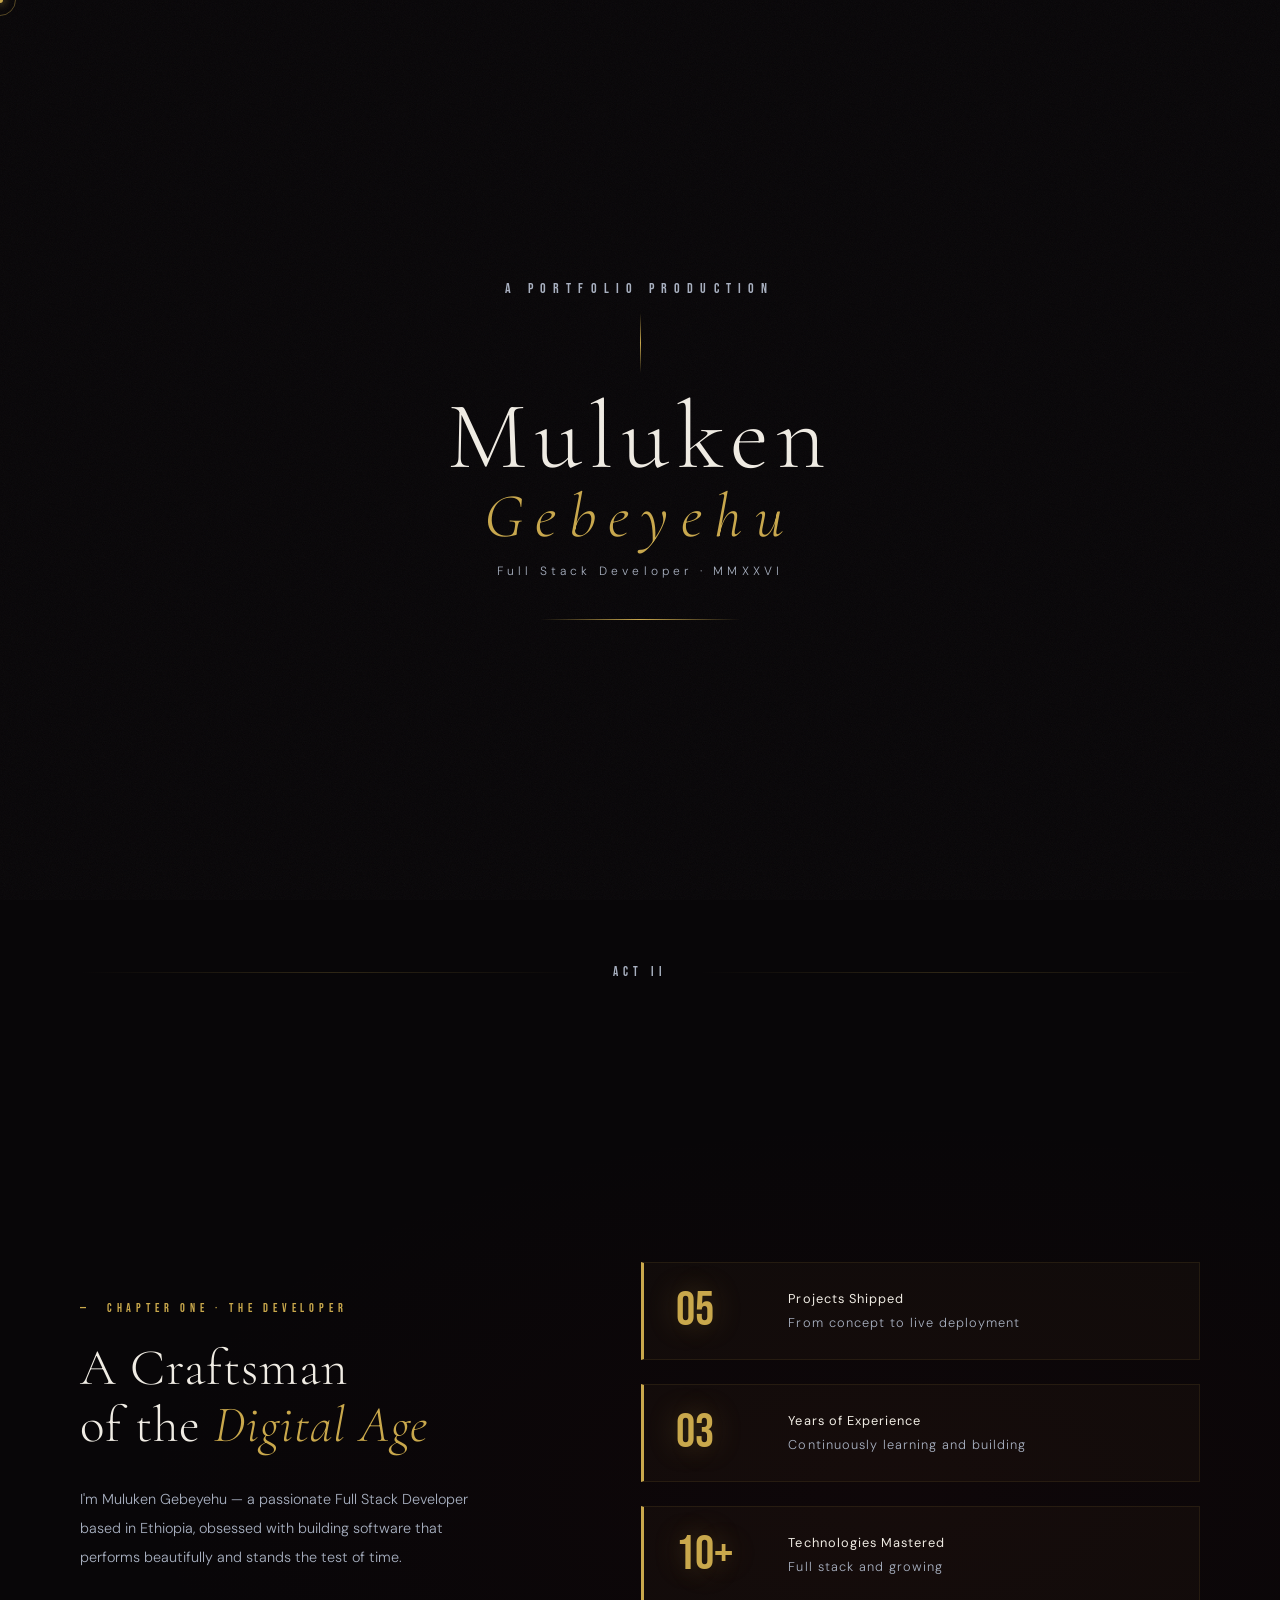
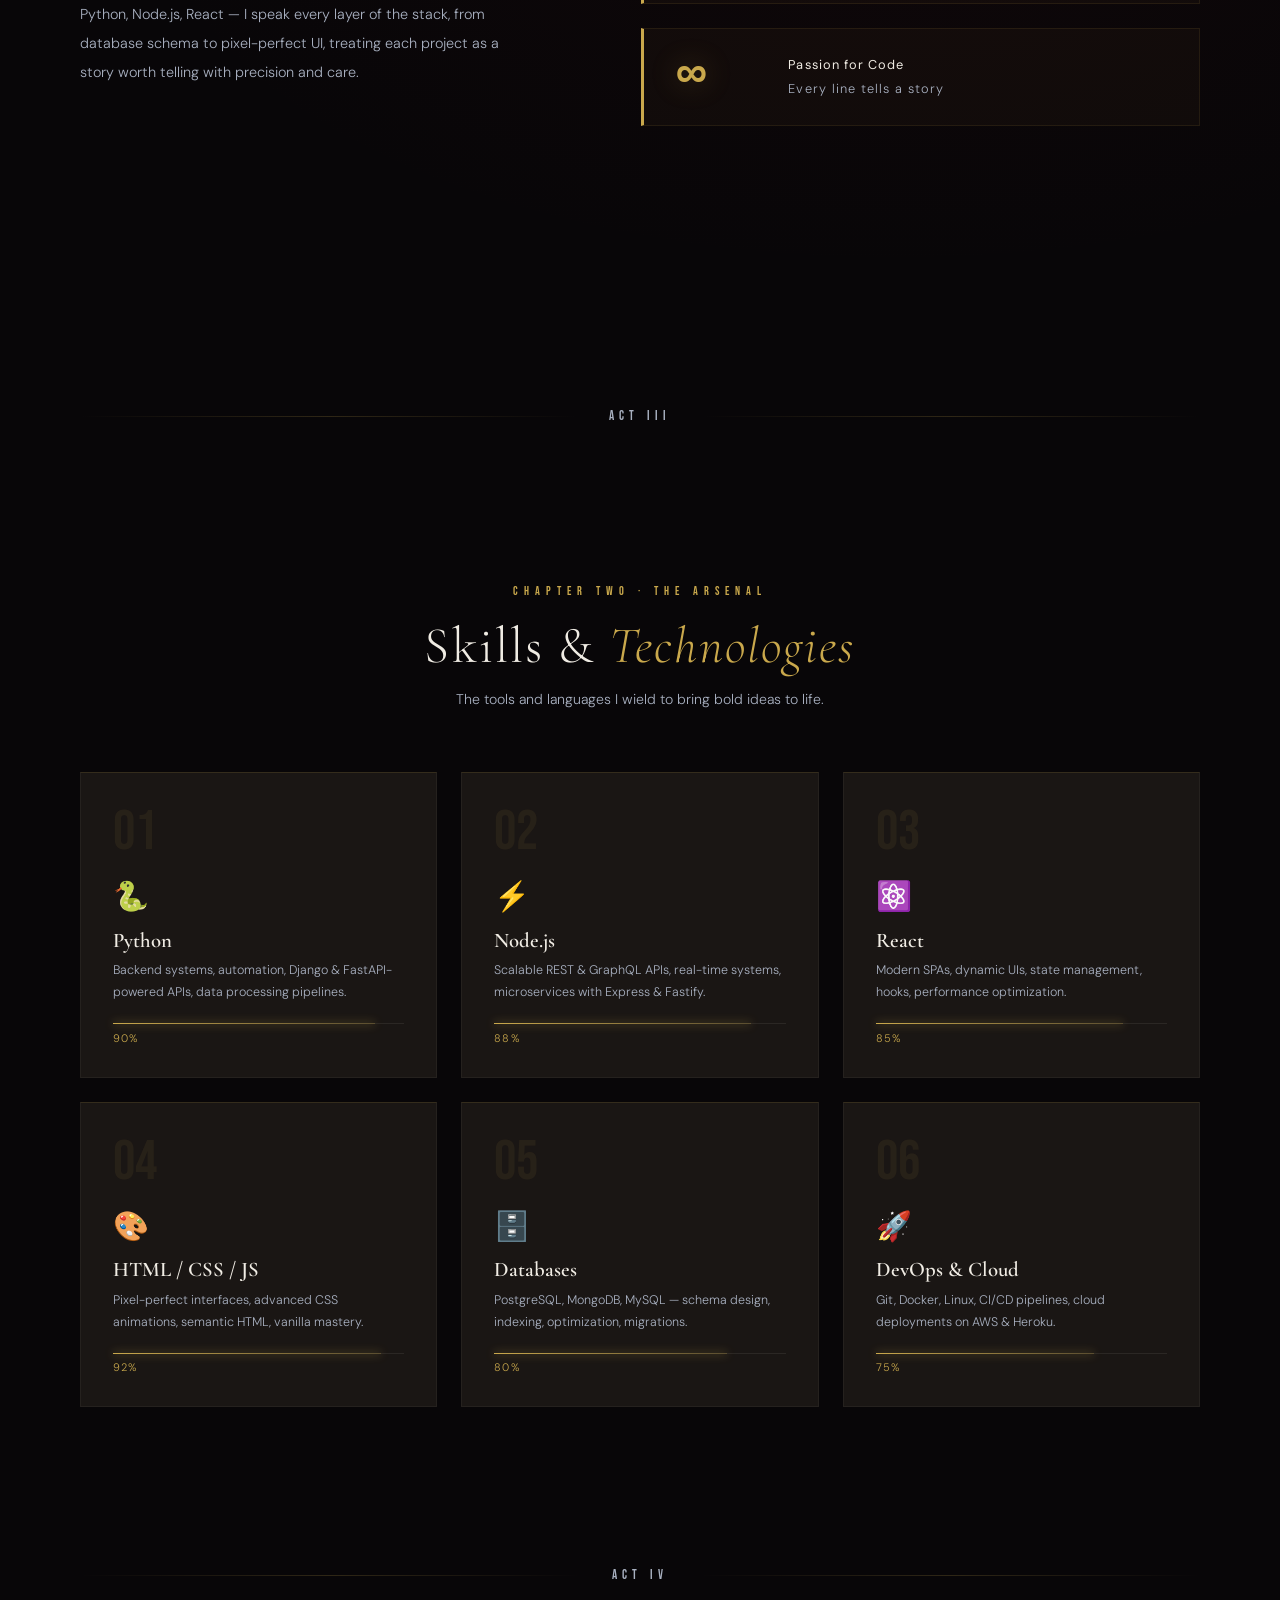
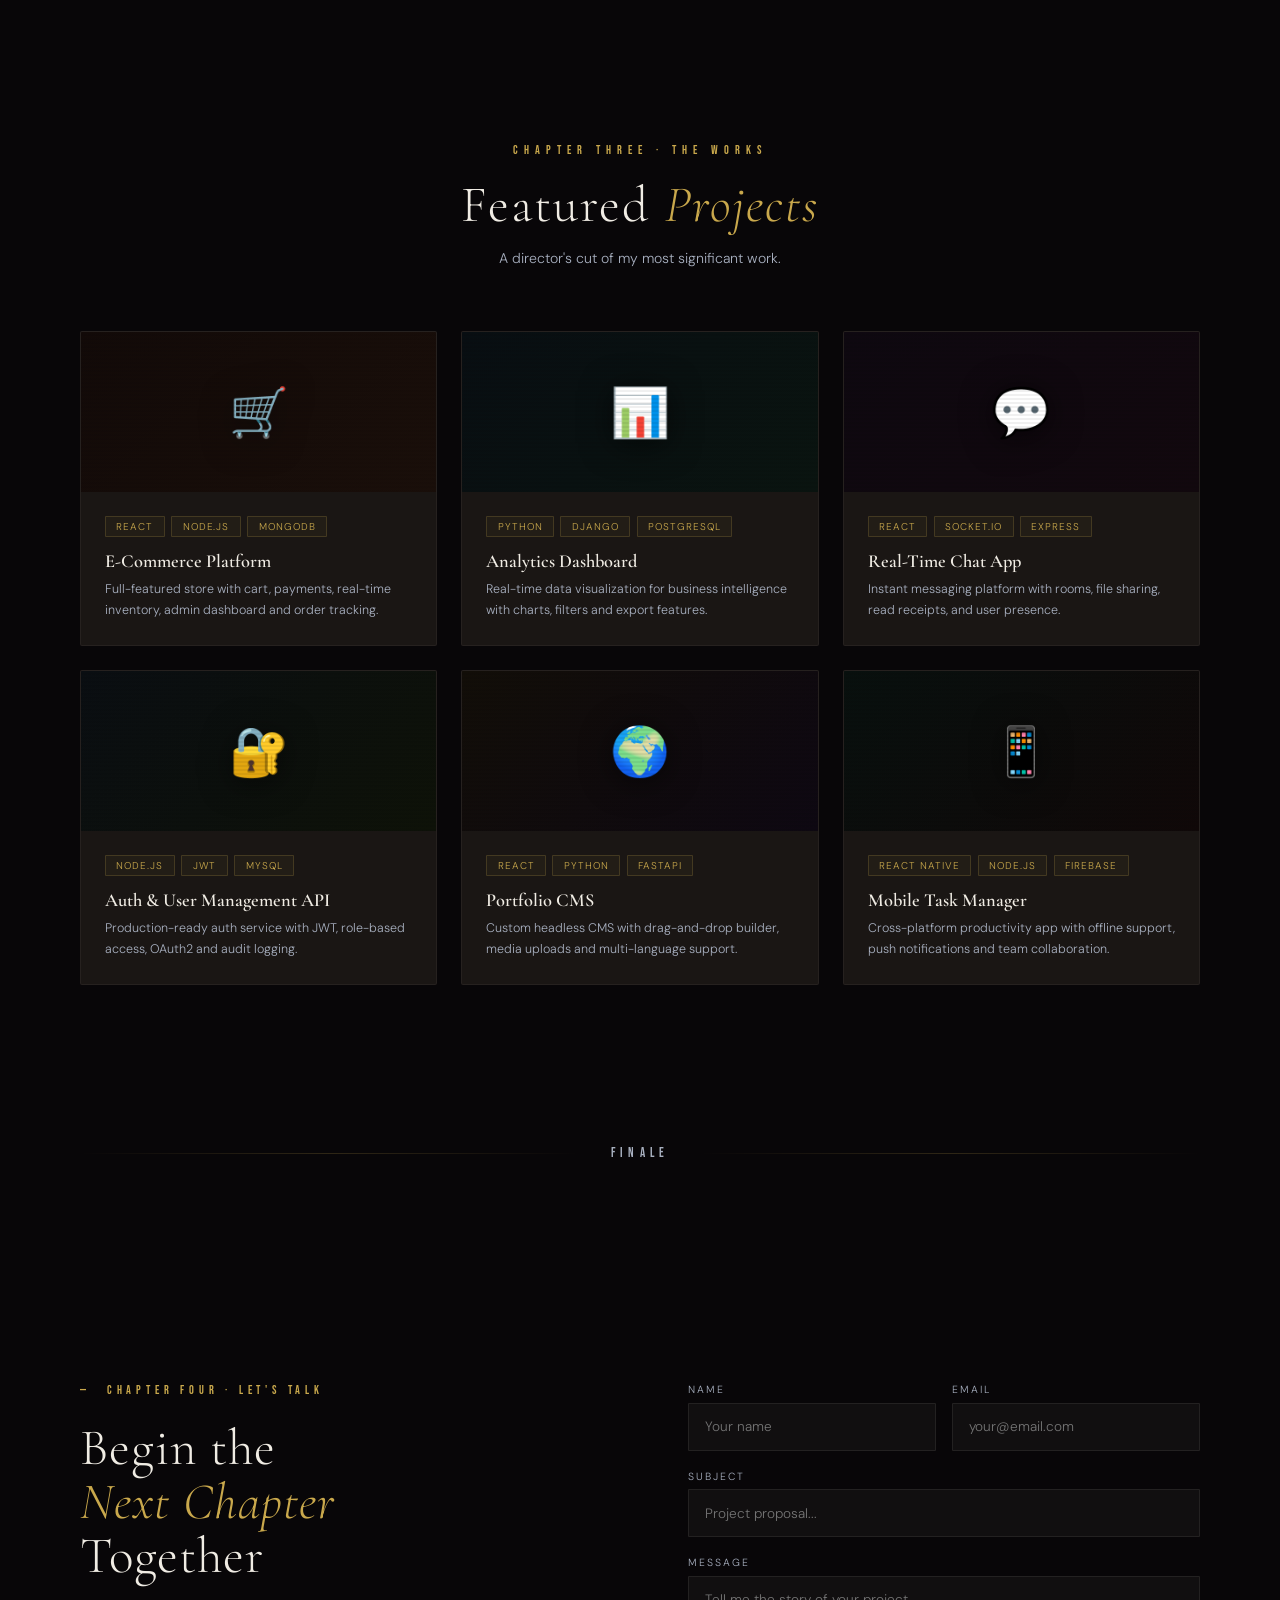
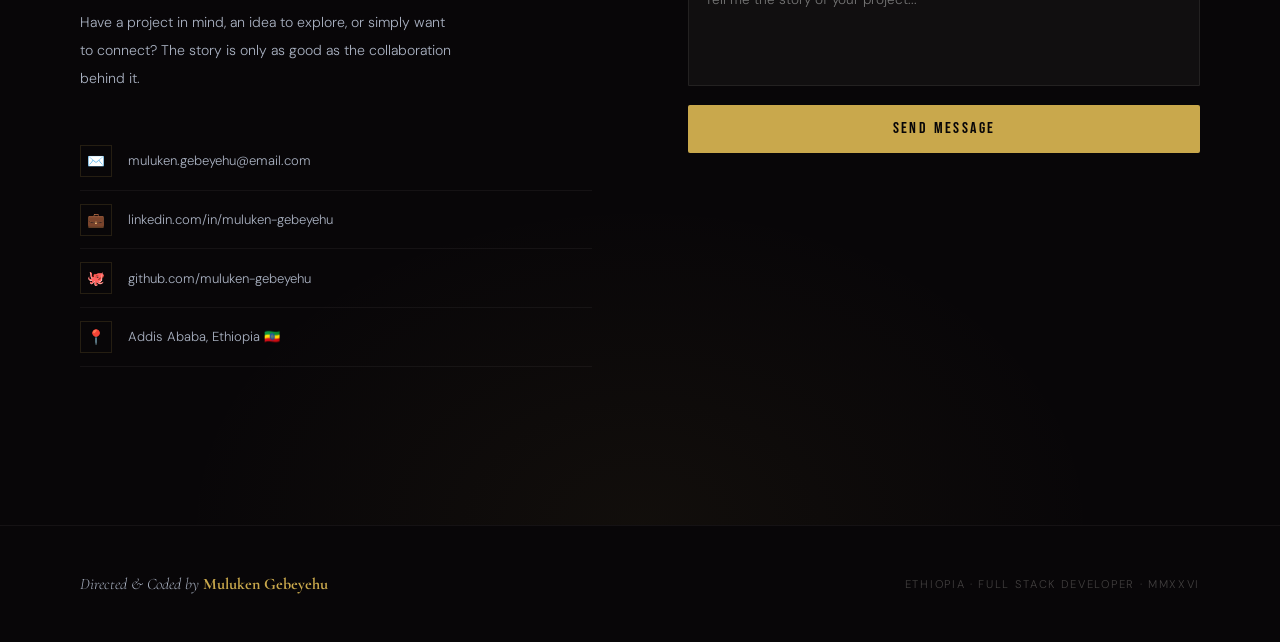
<file: claude3.html>
<!DOCTYPE html>
<html lang="en">
<head>
<meta charset="UTF-8">
<meta name="viewport" content="width=device-width, initial-scale=1.0">
<title>Muluken Gebeyehu — Full Stack Developer</title>
<link href="https://fonts.googleapis.com/css2?family=Cormorant+Garamond:ital,wght@0,300;0,400;0,600;0,700;1,300;1,400&family=Bebas+Neue&family=DM+Sans:wght@300;400;500&display=swap" rel="stylesheet">
<style>
*,*::before,*::after{box-sizing:border-box;margin:0;padding:0}

:root{
  --ink:#080608;
  --paper:#f0ece4;
  --gold:#c9a84c;
  --gold2:#e8d5a3;
  --silver:#a8b0c0;
  --crimson:#8b1a1a;
  --dim:#1a1614;
  --fog:rgba(240,236,228,0.06);
  --grain-opacity:0.04;
}

html{scroll-behavior:smooth;font-size:16px}

body{
  background:var(--ink);
  color:var(--paper);
  font-family:'DM Sans',sans-serif;
  font-weight:300;
  overflow-x:hidden;
  cursor:none;
}

/* ═══ CURSOR ════════════════════════════════════ */
.c-dot{
  position:fixed;width:6px;height:6px;
  background:var(--gold);border-radius:50%;
  pointer-events:none;z-index:9999;
  transform:translate(-50%,-50%);
  transition:transform .08s;
  box-shadow:0 0 10px var(--gold);
}
.c-ring{
  position:fixed;width:32px;height:32px;
  border:1px solid rgba(201,168,76,.4);border-radius:50%;
  pointer-events:none;z-index:9998;
  transform:translate(-50%,-50%);
  transition:transform .14s ease-out,width .2s,height .2s,border-color .2s;
}
.c-ring.big{width:52px;height:52px;border-color:rgba(201,168,76,.7)}

/* ═══ FILM GRAIN OVERLAY ═══════════════════════ */
.grain{
  position:fixed;inset:0;z-index:9990;
  pointer-events:none;opacity:var(--grain-opacity);
  background-image:url("data:image/svg+xml,%3Csvg viewBox='0 0 256 256' xmlns='http://www.w3.org/2000/svg'%3E%3Cfilter id='n'%3E%3CfeTurbulence type='fractalNoise' baseFrequency='0.9' numOctaves='4' stitchTiles='stitch'/%3E%3C/filter%3E%3Crect width='100%25' height='100%25' filter='url(%23n)'/%3E%3C/svg%3E");
  background-size:200px;
  animation:grain-shift 0.18s steps(1) infinite;
}
@keyframes grain-shift{
  0%{background-position:0 0}
  10%{background-position:-5% -10%}
  20%{background-position:-15% 5%}
  30%{background-position:7% -25%}
  40%{background-position:-5% 25%}
  50%{background-position:-15% 10%}
  60%{background-position:15% 0}
  70%{background-position:0 15%}
  80%{background-position:3% 35%}
  90%{background-position:-10% 10%}
  100%{background-position:9% 20%}
}

/* ═══ LETTERBOX BARS ════════════════════════════ */
.lb-top,.lb-bot{
  position:fixed;left:0;right:0;height:60px;
  background:var(--ink);z-index:200;
  pointer-events:none;
}
.lb-top{top:0;transform:translateY(0);transition:transform .8s cubic-bezier(.76,0,.24,1)}
.lb-bot{bottom:0;transform:translateY(0);transition:transform .8s cubic-bezier(.76,0,.24,1)}
body.cinema-open .lb-top{transform:translateY(-100%)}
body.cinema-open .lb-bot{transform:translateY(100%)}

/* ═══ INTRO SCREEN ══════════════════════════════ */
#intro{
  position:fixed;inset:0;z-index:500;
  background:var(--ink);
  display:flex;flex-direction:column;
  align-items:center;justify-content:center;
  gap:1rem;
  transition:opacity 1.2s ease, visibility 1.2s ease;
}
#intro.gone{opacity:0;visibility:hidden;pointer-events:none}

.intro-studio{
  font-family:'Bebas Neue',sans-serif;
  font-size:.9rem;letter-spacing:.5em;
  color:var(--silver);opacity:0;
  animation:fadeUp .8s .3s ease forwards;
}
.intro-divider{
  width:1px;height:60px;background:linear-gradient(to bottom,transparent,var(--gold),transparent);
  opacity:0;animation:fadeUp .8s .6s ease forwards;
}
.intro-name{
  font-family:'Cormorant Garamond',serif;
  font-size:clamp(3rem,8vw,6rem);
  font-weight:300;letter-spacing:.08em;
  color:var(--paper);line-height:1;
  opacity:0;animation:fadeUp .9s .9s ease forwards;
  text-align:center;
}
.intro-name em{
  font-style:italic;color:var(--gold);
  display:block;font-size:.65em;letter-spacing:.2em;
}
.intro-year{
  font-size:.75rem;letter-spacing:.35em;color:var(--silver);
  opacity:0;animation:fadeUp .8s 1.3s ease forwards;
}
.intro-bar{
  width:0;height:1px;
  background:linear-gradient(90deg,transparent,var(--gold),transparent);
  margin-top:1.5rem;
  animation:expand-bar 1.2s 1.6s ease forwards;
}
@keyframes expand-bar{to{width:200px}}

/* ═══ NAVIGATION ════════════════════════════════ */
nav{
  position:fixed;top:0;left:0;right:0;z-index:300;
  display:flex;align-items:center;justify-content:space-between;
  padding:1.5rem 4rem;
  mix-blend-mode:normal;
}
.nav-logo{
  font-family:'Bebas Neue',sans-serif;
  font-size:1.4rem;letter-spacing:.15em;
  color:var(--gold);
  text-shadow:0 0 20px rgba(201,168,76,.4);
  opacity:0;transition:opacity .5s;
}
body.cinema-open .nav-logo{opacity:1}
nav ul{list-style:none;display:flex;gap:3rem}
nav a{
  font-size:.72rem;letter-spacing:.18em;text-transform:uppercase;
  color:var(--silver);text-decoration:none;
  transition:color .3s;position:relative;
}
nav a::after{
  content:'';position:absolute;bottom:-4px;left:0;
  width:0;height:1px;background:var(--gold);
  transition:width .3s;
}
nav a:hover{color:var(--gold)}
nav a:hover::after{width:100%}
body.cinema-open nav ul{opacity:1}
nav ul{opacity:0;transition:opacity .5s .3s}

/* ═══ SCENE WRAPPER ═════════════════════════════ */
.scene{
  position:relative;min-height:100vh;
  display:flex;align-items:center;
  overflow:hidden;
}

/* ═══ SCENE 01 — HERO ═══════════════════════════ */
#scene-hero{
  min-height:100vh;
  background:radial-gradient(ellipse 80% 60% at 30% 50%,rgba(201,168,76,.06) 0%,transparent 60%),
             radial-gradient(ellipse 60% 80% at 80% 80%,rgba(139,26,26,.08) 0%,transparent 50%),
             var(--ink);
}

.hero-inner{
  width:100%;max-width:1300px;margin:0 auto;
  padding:0 5rem;
  display:grid;grid-template-columns:1fr 380px;
  gap:5rem;align-items:center;
}

.hero-left{padding-top:2rem}

.act-label{
  font-size:.68rem;letter-spacing:.4em;text-transform:uppercase;
  color:var(--gold);margin-bottom:2rem;
  display:flex;align-items:center;gap:1rem;
  opacity:0;transform:translateX(-20px);
  transition:opacity .8s .2s,transform .8s .2s;
}
.act-label::before{
  content:'';display:block;width:40px;height:1px;background:var(--gold);
}
body.cinema-open .act-label{opacity:1;transform:none}

.hero-title{
  font-family:'Cormorant Garamond',serif;
  font-size:clamp(3.5rem,6vw,5.5rem);
  font-weight:300;line-height:1.05;
  letter-spacing:.02em;
  opacity:0;transform:translateY(30px);
  transition:opacity 1s .4s,transform 1s .4s;
}
body.cinema-open .hero-title{opacity:1;transform:none}

.hero-title .gold{color:var(--gold)}
.hero-title .italic{font-style:italic;font-weight:300}

.hero-sub{
  font-size:.9rem;color:var(--silver);
  line-height:2;max-width:480px;
  margin:2rem 0 3rem;
  opacity:0;transform:translateY(20px);
  transition:opacity .9s .6s,transform .9s .6s;
}
body.cinema-open .hero-sub{opacity:1;transform:none}

.hero-ctas{
  display:flex;gap:1.5rem;
  opacity:0;transform:translateY(20px);
  transition:opacity .9s .8s,transform .9s .8s;
}
body.cinema-open .hero-ctas{opacity:1;transform:none}

.btn-gold{
  font-family:'Bebas Neue',sans-serif;letter-spacing:.15em;
  font-size:1rem;padding:.7rem 2.2rem;
  background:var(--gold);color:var(--ink);border:none;
  cursor:none;border-radius:2px;
  text-decoration:none;
  transition:box-shadow .3s,transform .2s;
  box-shadow:0 0 0 rgba(201,168,76,0);
}
.btn-gold:hover{
  box-shadow:0 0 40px rgba(201,168,76,.4);
  transform:translateY(-2px);
}
.btn-ghost{
  font-size:.75rem;letter-spacing:.2em;text-transform:uppercase;
  padding:.7rem 2.2rem;
  border:1px solid rgba(240,236,228,.15);color:var(--paper);
  cursor:none;border-radius:2px;background:transparent;
  text-decoration:none;
  transition:border-color .3s,color .3s;
}
.btn-ghost:hover{border-color:var(--gold);color:var(--gold)}

/* ── HERO RIGHT: CINEMATIC PROFILE CARD ── */
.hero-right{
  opacity:0;transform:translateX(30px) scale(.97);
  transition:opacity 1.1s .5s,transform 1.1s .5s;
}
body.cinema-open .hero-right{opacity:1;transform:none}

.profile-frame{
  position:relative;
  aspect-ratio:3/4;
  border-radius:4px;
  overflow:hidden;
  background:var(--dim);
  perspective:800px;
  transform-style:preserve-3d;
  transition:transform .12s ease-out;
  box-shadow:
    -4px 0 0 var(--gold),
    0 4px 0 rgba(201,168,76,.3),
    0 40px 80px rgba(0,0,0,.7),
    inset 0 0 60px rgba(0,0,0,.5);
}
.profile-frame::before{
  content:'';position:absolute;inset:0;
  background:
    linear-gradient(145deg,rgba(201,168,76,.12) 0%,transparent 40%),
    linear-gradient(to bottom,transparent 30%,rgba(8,6,8,.9) 100%);
  z-index:2;
}
/* Film scan line effect */
.profile-frame::after{
  content:'';position:absolute;inset:0;z-index:3;
  background:repeating-linear-gradient(
    to bottom,
    transparent 0px,
    transparent 2px,
    rgba(0,0,0,.04) 2px,
    rgba(0,0,0,.04) 4px
  );
}
.profile-inner{
  position:relative;z-index:4;
  height:100%;display:flex;flex-direction:column;
  align-items:center;justify-content:center;gap:1.2rem;
}
.avatar-mono{
  width:120px;height:120px;border-radius:50%;
  background:linear-gradient(135deg,var(--dim),#2a2020);
  border:2px solid var(--gold);
  display:flex;align-items:center;justify-content:center;
  font-family:'Cormorant Garamond',serif;
  font-size:2.5rem;font-weight:300;
  color:var(--gold);
  box-shadow:0 0 40px rgba(201,168,76,.25),0 0 80px rgba(201,168,76,.1);
  animation:pulse-gold 4s ease-in-out infinite;
}
@keyframes pulse-gold{
  0%,100%{box-shadow:0 0 40px rgba(201,168,76,.25),0 0 80px rgba(201,168,76,.1)}
  50%{box-shadow:0 0 60px rgba(201,168,76,.4),0 0 120px rgba(201,168,76,.2)}
}
.profile-name-block{text-align:center}
.pname{
  font-family:'Cormorant Garamond',serif;
  font-size:1.3rem;font-weight:600;
  letter-spacing:.08em;color:var(--paper);
  display:block;
}
.prole{
  font-size:.65rem;letter-spacing:.3em;text-transform:uppercase;
  color:var(--gold);margin-top:.3rem;display:block;
}
.profile-line{width:60%;height:1px;background:linear-gradient(90deg,transparent,var(--gold),transparent);margin:0 auto}

/* Floating cinematic tags */
.ctag{
  position:absolute;
  background:rgba(8,6,8,.85);
  border:1px solid rgba(201,168,76,.25);
  backdrop-filter:blur(8px);
  padding:.5rem .9rem;font-size:.68rem;
  letter-spacing:.1em;color:var(--gold2);
  border-radius:2px;
  box-shadow:0 8px 30px rgba(0,0,0,.5);
}
.ctag.t1{top:10%;right:-22%;animation:cfloat 5s ease-in-out infinite}
.ctag.t2{bottom:30%;left:-25%;animation:cfloat 4s 1s ease-in-out infinite reverse}
.ctag.t3{bottom:12%;right:-18%;animation:cfloat 6s .5s ease-in-out infinite}

@keyframes cfloat{
  0%,100%{transform:translateY(0)}
  50%{transform:translateY(-8px)}
}

/* ═══ SCENE DIVIDER ═════════════════════════════ */
.scene-divider{
  width:100%;padding:4rem 5rem;
  display:flex;align-items:center;gap:2rem;
  position:relative;z-index:1;
}
.div-line{flex:1;height:1px;background:linear-gradient(90deg,transparent,rgba(201,168,76,.2),transparent)}
.div-text{
  font-family:'Bebas Neue',sans-serif;
  font-size:.8rem;letter-spacing:.4em;color:var(--silver);
}

/* ═══ SCENE 02 — ABOUT ══════════════════════════ */
#scene-about{
  min-height:100vh;
  background:
    radial-gradient(ellipse 100% 70% at 70% 50%,rgba(139,26,26,.05) 0%,transparent 60%),
    var(--ink);
}
.about-cinematic{
  width:100%;max-width:1300px;margin:0 auto;padding:0 5rem;
  display:grid;grid-template-columns:1fr 1.2fr;gap:6rem;align-items:center;
}
.about-left .chapter{
  font-family:'Bebas Neue',sans-serif;
  font-size:.75rem;letter-spacing:.4em;color:var(--gold);
  margin-bottom:1.5rem;display:flex;align-items:center;gap:1rem;
}
.about-left .chapter::before{content:'—';color:var(--gold)}
.about-left h2{
  font-family:'Cormorant Garamond',serif;
  font-size:clamp(2.5rem,4vw,4rem);font-weight:300;
  line-height:1.1;letter-spacing:.02em;
}
.about-left h2 em{font-style:italic;color:var(--gold)}
.about-left p{
  font-size:.9rem;color:var(--silver);line-height:2;
  margin-top:2rem;max-width:420px;
}
.about-right{display:flex;flex-direction:column;gap:1.5rem}

.stat-cinema{
  display:flex;align-items:center;gap:2rem;
  padding:1.5rem 2rem;
  border:1px solid rgba(201,168,76,.1);
  border-left:3px solid var(--gold);
  background:rgba(201,168,76,.03);
  transition:background .3s,border-color .3s,transform .3s;
}
.stat-cinema:hover{
  background:rgba(201,168,76,.07);
  border-color:rgba(201,168,76,.4);
  transform:translateX(8px);
}
.stat-cinema .snum{
  font-family:'Bebas Neue',sans-serif;
  font-size:3rem;color:var(--gold);line-height:1;
  text-shadow:0 0 30px rgba(201,168,76,.3);
  min-width:80px;
}
.stat-cinema .slabel{
  font-size:.8rem;color:var(--silver);letter-spacing:.08em;
  line-height:1.6;
}
.stat-cinema .slabel strong{display:block;color:var(--paper);font-weight:400;margin-bottom:.2rem}

/* ═══ SCENE 03 — SKILLS ═════════════════════════ */
#scene-skills{
  min-height:auto;padding:6rem 0;
  background:var(--ink);
}
.skills-cinematic{
  width:100%;max-width:1300px;margin:0 auto;padding:0 5rem;
}
.scene-header{margin-bottom:4rem;text-align:center}
.scene-header .chapter{
  font-family:'Bebas Neue',sans-serif;
  font-size:.75rem;letter-spacing:.5em;color:var(--gold);margin-bottom:1rem;
}
.scene-header h2{
  font-family:'Cormorant Garamond',serif;
  font-size:clamp(2.5rem,4vw,4rem);font-weight:300;
  letter-spacing:.04em;
}
.scene-header h2 em{font-style:italic;color:var(--gold)}
.scene-header p{color:var(--silver);font-size:.88rem;margin-top:.8rem}

.skills-reel{
  display:grid;grid-template-columns:repeat(3,1fr);gap:1.5rem;
}
.skill-film{
  position:relative;padding:2rem;overflow:hidden;
  background:var(--dim);
  border:1px solid rgba(240,236,228,.05);
  border-top:1px solid rgba(201,168,76,.15);
  transition:transform .4s,box-shadow .4s,border-color .4s;
  cursor:none;
}
.skill-film::before{
  content:'';position:absolute;top:0;left:0;right:0;height:1px;
  background:linear-gradient(90deg,transparent,var(--gold),transparent);
  transform:scaleX(0);transform-origin:left;
  transition:transform .5s ease;
}
.skill-film:hover::before{transform:scaleX(1)}
.skill-film:hover{
  transform:translateY(-6px);
  box-shadow:0 20px 50px rgba(0,0,0,.5),0 0 30px rgba(201,168,76,.06);
  border-color:rgba(201,168,76,.2);
}
.skill-film .sf-num{
  font-family:'Bebas Neue',sans-serif;
  font-size:3.5rem;color:rgba(201,168,76,.08);
  line-height:1;margin-bottom:1rem;
}
.skill-film .sf-icon{font-size:1.8rem;margin-bottom:.8rem}
.skill-film .sf-name{
  font-family:'Cormorant Garamond',serif;
  font-size:1.3rem;font-weight:600;color:var(--paper);margin-bottom:.4rem;
}
.skill-film .sf-desc{font-size:.78rem;color:var(--silver);line-height:1.8;margin-bottom:1.2rem}
.skill-film .sf-bar-bg{height:1px;background:rgba(240,236,228,.08)}
.skill-film .sf-bar{
  height:1px;background:linear-gradient(90deg,var(--gold),rgba(201,168,76,.3));
  width:0;transition:width 1.4s cubic-bezier(.4,0,.2,1);
  box-shadow:0 0 8px var(--gold);
}
.skill-film .sf-pct{
  font-size:.68rem;letter-spacing:.1em;color:var(--gold);margin-top:.4rem;
}

/* ═══ SCENE 04 — PROJECTS ═══════════════════════ */
#scene-projects{min-height:auto;padding:6rem 0}
.projects-cinematic{
  width:100%;max-width:1300px;margin:0 auto;padding:0 5rem;
}
.projects-reel{
  display:grid;grid-template-columns:repeat(3,1fr);gap:1.5rem;margin-top:4rem;
}
.proj-card{
  position:relative;overflow:hidden;
  background:var(--dim);border-radius:2px;
  border:1px solid rgba(240,236,228,.05);
  transition:transform .4s cubic-bezier(.4,0,.2,1),box-shadow .4s;
  cursor:none;transform-style:preserve-3d;
}
.proj-card:hover{
  transform:translateY(-10px) rotateX(2deg);
  box-shadow:0 30px 60px rgba(0,0,0,.6),0 0 40px rgba(201,168,76,.08);
}
.proj-thumb{
  height:160px;position:relative;overflow:hidden;
  display:flex;align-items:center;justify-content:center;
}
.proj-thumb .ptbg{position:absolute;inset:0}
.proj-thumb .ptemoji{font-size:3rem;position:relative;z-index:1;filter:drop-shadow(0 4px 16px rgba(0,0,0,.6))}
/* cinematic scanlines on project thumbs */
.proj-thumb::after{
  content:'';position:absolute;inset:0;z-index:2;
  background:repeating-linear-gradient(to bottom,transparent 0,transparent 2px,rgba(0,0,0,.06) 2px,rgba(0,0,0,.06) 4px);
}
.proj-body{padding:1.5rem}
.proj-chips{display:flex;flex-wrap:wrap;gap:.4rem;margin-bottom:.8rem}
.chip{
  font-size:.62rem;letter-spacing:.1em;text-transform:uppercase;
  padding:.2rem .65rem;
  border:1px solid rgba(201,168,76,.2);color:var(--gold);
  background:rgba(201,168,76,.05);border-radius:1px;
}
.proj-title{
  font-family:'Cormorant Garamond',serif;
  font-size:1.15rem;font-weight:600;color:var(--paper);margin-bottom:.4rem;
}
.proj-desc{font-size:.78rem;color:var(--silver);line-height:1.7}

/* ═══ SCENE 05 — CONTACT ════════════════════════ */
#scene-contact{
  min-height:100vh;
  background:
    radial-gradient(ellipse 60% 60% at 50% 100%,rgba(201,168,76,.05) 0%,transparent 60%),
    var(--ink);
}
.contact-cinematic{
  width:100%;max-width:1300px;margin:0 auto;padding:0 5rem;
  display:grid;grid-template-columns:1fr 1fr;gap:6rem;align-items:start;
}
.contact-left h2{
  font-family:'Cormorant Garamond',serif;
  font-size:clamp(2.8rem,5vw,4.5rem);font-weight:300;
  line-height:1.05;letter-spacing:.02em;margin-bottom:1.5rem;
}
.contact-left h2 em{font-style:italic;color:var(--gold)}
.contact-left p{font-size:.88rem;color:var(--silver);line-height:2;max-width:380px;margin-bottom:2.5rem}
.clink{
  display:flex;align-items:center;gap:1rem;
  color:var(--silver);font-size:.82rem;text-decoration:none;
  padding:.8rem 0;border-bottom:1px solid rgba(240,236,228,.05);
  transition:color .3s,padding-left .3s;
}
.clink:hover{color:var(--gold);padding-left:.5rem}
.clink .ci{
  width:32px;height:32px;border:1px solid rgba(201,168,76,.15);
  display:flex;align-items:center;justify-content:center;
  font-size:.9rem;flex-shrink:0;
  transition:border-color .3s,background .3s;
}
.clink:hover .ci{border-color:var(--gold);background:rgba(201,168,76,.08)}

.contact-right{display:flex;flex-direction:column;gap:1.2rem}
.cf-group{display:flex;flex-direction:column;gap:.4rem}
.cf-group label{
  font-size:.65rem;letter-spacing:.2em;text-transform:uppercase;color:var(--silver);
}
.cf-group input,.cf-group textarea{
  background:rgba(240,236,228,.04);
  border:1px solid rgba(240,236,228,.08);
  border-radius:1px;
  padding:.9rem 1rem;
  color:var(--paper);
  font-family:'DM Sans',sans-serif;font-size:.85rem;font-weight:300;
  resize:none;outline:none;
  transition:border-color .3s,box-shadow .3s;
}
.cf-group input:focus,.cf-group textarea:focus{
  border-color:rgba(201,168,76,.4);
  box-shadow:0 0 20px rgba(201,168,76,.06);
}
textarea{height:110px}
.cf-row{display:grid;grid-template-columns:1fr 1fr;gap:1rem}

/* ═══ FOOTER ════════════════════════════════════ */
footer{
  position:relative;z-index:1;padding:3rem 5rem;
  display:flex;justify-content:space-between;align-items:center;
  border-top:1px solid rgba(240,236,228,.05);
}
footer .fl{
  font-family:'Cormorant Garamond',serif;
  font-style:italic;font-size:1rem;color:var(--silver);
}
footer .fl strong{color:var(--gold);font-style:normal}
footer .fr{font-size:.7rem;letter-spacing:.15em;color:rgba(240,236,228,.25)}

/* ═══ SCROLL REVEAL ═════════════════════════════ */
.reveal{opacity:0;transform:translateY(50px);transition:opacity .9s ease,transform .9s ease}
.reveal.in{opacity:1;transform:none}
.reveal-left{opacity:0;transform:translateX(-40px);transition:opacity .9s ease,transform .9s ease}
.reveal-left.in{opacity:1;transform:none}
.reveal-right{opacity:0;transform:translateX(40px);transition:opacity .9s ease,transform .9s ease}
.reveal-right.in{opacity:1;transform:none}

/* ═══ SPOTLIGHT ═════════════════════════════════ */
.spotlight{
  position:absolute;
  width:500px;height:500px;
  border-radius:50%;
  background:radial-gradient(circle,rgba(201,168,76,.04) 0%,transparent 70%);
  pointer-events:none;
  transform:translate(-50%,-50%);
  transition:left .3s ease-out,top .3s ease-out;
  z-index:0;
}

/* ═══ KEYFRAMES ═════════════════════════════════ */
@keyframes fadeUp{
  from{opacity:0;transform:translateY(20px)}
  to{opacity:1;transform:translateY(0)}
}

/* ═══ RESPONSIVE ════════════════════════════════ */
@media(max-width:960px){
  .hero-inner,.about-cinematic,.contact-cinematic{grid-template-columns:1fr;gap:3rem;padding:0 2rem}
  .hero-right{max-width:280px;margin:0 auto}
  .skills-reel,.projects-reel{grid-template-columns:1fr 1fr}
  nav{padding:1rem 2rem}
  nav ul{gap:1.5rem}
  .ctag.t1,.ctag.t2,.ctag.t3{display:none}
  footer{padding:2rem;flex-direction:column;gap:1rem;text-align:center}
  .skills-cinematic,.projects-cinematic{padding:0 2rem}
}
@media(max-width:600px){
  .skills-reel,.projects-reel{grid-template-columns:1fr}
  .cf-row{grid-template-columns:1fr}
}
</style>
</head>
<body>

<!-- Cursor -->
<div class="c-dot" id="cDot"></div>
<div class="c-ring" id="cRing"></div>

<!-- Film Grain -->
<div class="grain"></div>

<!-- Letterbox Bars -->
<div class="lb-top"></div>
<div class="lb-bot"></div>

<!-- Intro Screen -->
<div id="intro">
  <div class="intro-studio">A Portfolio Production</div>
  <div class="intro-divider"></div>
  <div class="intro-name">Muluken<br><em>Gebeyehu</em></div>
  <div class="intro-year">Full Stack Developer · MMXXVI</div>
  <div class="intro-bar"></div>
</div>

<!-- NAV -->
<nav>
  <div class="nav-logo">M·G</div>
  <ul>
    <li><a href="#scene-about">Story</a></li>
    <li><a href="#scene-skills">Skills</a></li>
    <li><a href="#scene-projects">Works</a></li>
    <li><a href="#scene-contact">Contact</a></li>
  </ul>
</nav>

<!-- ═══════════════ SCENE 01 — HERO ═══════════ -->
<section class="scene" id="scene-hero">
  <div class="spotlight" id="spotlight"></div>
  <div class="hero-inner">

    <div class="hero-left">
      <div class="act-label">Act I · Introduction</div>
      <h1 class="hero-title">
        Muluken<br>
        <span class="gold italic">Gebeyehu</span><br>
        Full Stack<br>Developer
      </h1>
      <p class="hero-sub">
        Crafting digital experiences that live at the intersection of engineering precision and visual storytelling — from the backend's architecture to the frontend's final frame.
      </p>
      <div class="hero-ctas">
        <a href="#scene-projects" class="btn-gold">View My Work</a>
        <a href="#scene-contact" class="btn-ghost">Open a Dialogue</a>
      </div>
    </div>

    <div class="hero-right">
      <div class="profile-frame" id="profileFrame">
        <div class="profile-inner">
          <div class="avatar-mono">MG</div>
          <div class="profile-name-block">
            <span class="pname">Muluken Gebeyehu</span>
            <span class="prole">Full Stack Developer</span>
          </div>
          <div class="profile-line"></div>
        </div>
      </div>
      <div class="ctag t1">⬛ Available for Hire</div>
      <div class="ctag t2">⚡ Fast Delivery</div>
      <div class="ctag t3">🏆 5+ Projects</div>
    </div>

  </div>
</section>

<!-- Scene divider -->
<div class="scene-divider">
  <div class="div-line"></div>
  <div class="div-text">Act II</div>
  <div class="div-line"></div>
</div>

<!-- ═══════════════ SCENE 02 — ABOUT ══════════ -->
<section class="scene" id="scene-about">
  <div class="about-cinematic">
    <div class="about-left reveal-left">
      <div class="chapter">Chapter One · The Developer</div>
      <h2>A Craftsman<br>of the <em>Digital Age</em></h2>
      <p>
        I'm Muluken Gebeyehu — a passionate Full Stack Developer based in Ethiopia, obsessed with building software that performs beautifully and stands the test of time.
        <br><br>
        Python, Node.js, React — I speak every layer of the stack, from database schema to pixel-perfect UI, treating each project as a story worth telling with precision and care.
      </p>
    </div>
    <div class="about-right reveal-right">
      <div class="stat-cinema">
        <div class="snum">05</div>
        <div class="slabel"><strong>Projects Shipped</strong>From concept to live deployment</div>
      </div>
      <div class="stat-cinema">
        <div class="snum">03</div>
        <div class="slabel"><strong>Years of Experience</strong>Continuously learning and building</div>
      </div>
      <div class="stat-cinema">
        <div class="snum">10+</div>
        <div class="slabel"><strong>Technologies Mastered</strong>Full stack and growing</div>
      </div>
      <div class="stat-cinema">
        <div class="snum">∞</div>
        <div class="slabel"><strong>Passion for Code</strong>Every line tells a story</div>
      </div>
    </div>
  </div>
</section>

<!-- Scene divider -->
<div class="scene-divider">
  <div class="div-line"></div>
  <div class="div-text">Act III</div>
  <div class="div-line"></div>
</div>

<!-- ═══════════════ SCENE 03 — SKILLS ═════════ -->
<section class="scene" id="scene-skills">
  <div class="skills-cinematic">
    <div class="scene-header reveal">
      <div class="chapter">Chapter Two · The Arsenal</div>
      <h2>Skills &amp; <em>Technologies</em></h2>
      <p>The tools and languages I wield to bring bold ideas to life.</p>
    </div>
    <div class="skills-reel">
      <div class="skill-film reveal" style="transition-delay:.0s">
        <div class="sf-num">01</div>
        <div class="sf-icon">🐍</div>
        <div class="sf-name">Python</div>
        <div class="sf-desc">Backend systems, automation, Django & FastAPI-powered APIs, data processing pipelines.</div>
        <div class="sf-bar-bg"><div class="sf-bar" data-w="90"></div></div>
        <div class="sf-pct">90%</div>
      </div>
      <div class="skill-film reveal" style="transition-delay:.08s">
        <div class="sf-num">02</div>
        <div class="sf-icon">⚡</div>
        <div class="sf-name">Node.js</div>
        <div class="sf-desc">Scalable REST & GraphQL APIs, real-time systems, microservices with Express & Fastify.</div>
        <div class="sf-bar-bg"><div class="sf-bar" data-w="88"></div></div>
        <div class="sf-pct">88%</div>
      </div>
      <div class="skill-film reveal" style="transition-delay:.16s">
        <div class="sf-num">03</div>
        <div class="sf-icon">⚛️</div>
        <div class="sf-name">React</div>
        <div class="sf-desc">Modern SPAs, dynamic UIs, state management, hooks, performance optimization.</div>
        <div class="sf-bar-bg"><div class="sf-bar" data-w="85"></div></div>
        <div class="sf-pct">85%</div>
      </div>
      <div class="skill-film reveal" style="transition-delay:.24s">
        <div class="sf-num">04</div>
        <div class="sf-icon">🎨</div>
        <div class="sf-name">HTML / CSS / JS</div>
        <div class="sf-desc">Pixel-perfect interfaces, advanced CSS animations, semantic HTML, vanilla mastery.</div>
        <div class="sf-bar-bg"><div class="sf-bar" data-w="92"></div></div>
        <div class="sf-pct">92%</div>
      </div>
      <div class="skill-film reveal" style="transition-delay:.32s">
        <div class="sf-num">05</div>
        <div class="sf-icon">🗄️</div>
        <div class="sf-name">Databases</div>
        <div class="sf-desc">PostgreSQL, MongoDB, MySQL — schema design, indexing, optimization, migrations.</div>
        <div class="sf-bar-bg"><div class="sf-bar" data-w="80"></div></div>
        <div class="sf-pct">80%</div>
      </div>
      <div class="skill-film reveal" style="transition-delay:.40s">
        <div class="sf-num">06</div>
        <div class="sf-icon">🚀</div>
        <div class="sf-name">DevOps & Cloud</div>
        <div class="sf-desc">Git, Docker, Linux, CI/CD pipelines, cloud deployments on AWS & Heroku.</div>
        <div class="sf-bar-bg"><div class="sf-bar" data-w="75"></div></div>
        <div class="sf-pct">75%</div>
      </div>
    </div>
  </div>
</section>

<!-- Scene divider -->
<div class="scene-divider">
  <div class="div-line"></div>
  <div class="div-text">Act IV</div>
  <div class="div-line"></div>
</div>

<!-- ═══════════════ SCENE 04 — PROJECTS ═══════ -->
<section class="scene" id="scene-projects">
  <div class="projects-cinematic">
    <div class="scene-header reveal">
      <div class="chapter">Chapter Three · The Works</div>
      <h2>Featured <em>Projects</em></h2>
      <p>A director's cut of my most significant work.</p>
    </div>
    <div class="projects-reel">

      <div class="proj-card reveal" style="transition-delay:.0s">
        <div class="proj-thumb">
          <div class="ptbg" style="background:linear-gradient(135deg,#120a08,#1a0f0a)"></div>
          <div class="ptemoji">🛒</div>
        </div>
        <div class="proj-body">
          <div class="proj-chips"><span class="chip">React</span><span class="chip">Node.js</span><span class="chip">MongoDB</span></div>
          <div class="proj-title">E-Commerce Platform</div>
          <p class="proj-desc">Full-featured store with cart, payments, real-time inventory, admin dashboard and order tracking.</p>
        </div>
      </div>

      <div class="proj-card reveal" style="transition-delay:.08s">
        <div class="proj-thumb">
          <div class="ptbg" style="background:linear-gradient(135deg,#080e12,#0a1410)"></div>
          <div class="ptemoji">📊</div>
        </div>
        <div class="proj-body">
          <div class="proj-chips"><span class="chip">Python</span><span class="chip">Django</span><span class="chip">PostgreSQL</span></div>
          <div class="proj-title">Analytics Dashboard</div>
          <p class="proj-desc">Real-time data visualization for business intelligence with charts, filters and export features.</p>
        </div>
      </div>

      <div class="proj-card reveal" style="transition-delay:.16s">
        <div class="proj-thumb">
          <div class="ptbg" style="background:linear-gradient(135deg,#0e0810,#12080e)"></div>
          <div class="ptemoji">💬</div>
        </div>
        <div class="proj-body">
          <div class="proj-chips"><span class="chip">React</span><span class="chip">Socket.io</span><span class="chip">Express</span></div>
          <div class="proj-title">Real-Time Chat App</div>
          <p class="proj-desc">Instant messaging platform with rooms, file sharing, read receipts, and user presence.</p>
        </div>
      </div>

      <div class="proj-card reveal" style="transition-delay:.24s">
        <div class="proj-thumb">
          <div class="ptbg" style="background:linear-gradient(135deg,#0a0e12,#0e1208)"></div>
          <div class="ptemoji">🔐</div>
        </div>
        <div class="proj-body">
          <div class="proj-chips"><span class="chip">Node.js</span><span class="chip">JWT</span><span class="chip">MySQL</span></div>
          <div class="proj-title">Auth & User Management API</div>
          <p class="proj-desc">Production-ready auth service with JWT, role-based access, OAuth2 and audit logging.</p>
        </div>
      </div>

      <div class="proj-card reveal" style="transition-delay:.32s">
        <div class="proj-thumb">
          <div class="ptbg" style="background:linear-gradient(135deg,#120e08,#0e0812)"></div>
          <div class="ptemoji">🌍</div>
        </div>
        <div class="proj-body">
          <div class="proj-chips"><span class="chip">React</span><span class="chip">Python</span><span class="chip">FastAPI</span></div>
          <div class="proj-title">Portfolio CMS</div>
          <p class="proj-desc">Custom headless CMS with drag-and-drop builder, media uploads and multi-language support.</p>
        </div>
      </div>

      <div class="proj-card reveal" style="transition-delay:.40s">
        <div class="proj-thumb">
          <div class="ptbg" style="background:linear-gradient(135deg,#08100e,#100808)"></div>
          <div class="ptemoji">📱</div>
        </div>
        <div class="proj-body">
          <div class="proj-chips"><span class="chip">React Native</span><span class="chip">Node.js</span><span class="chip">Firebase</span></div>
          <div class="proj-title">Mobile Task Manager</div>
          <p class="proj-desc">Cross-platform productivity app with offline support, push notifications and team collaboration.</p>
        </div>
      </div>

    </div>
  </div>
</section>

<!-- Scene divider -->
<div class="scene-divider">
  <div class="div-line"></div>
  <div class="div-text">Finale</div>
  <div class="div-line"></div>
</div>

<!-- ═══════════════ SCENE 05 — CONTACT ════════ -->
<section class="scene" id="scene-contact">
  <div class="contact-cinematic">
    <div class="reveal-left">
      <div class="chapter" style="font-family:'Bebas Neue',sans-serif;font-size:.75rem;letter-spacing:.4em;color:var(--gold);margin-bottom:1.5rem;display:flex;align-items:center;gap:1rem">
        <span>—</span>Chapter Four · Let's Talk
      </div>
      <h2 style="font-family:'Cormorant Garamond',serif;font-size:clamp(2.5rem,4vw,4rem);font-weight:300;line-height:1.05;letter-spacing:.02em;margin-bottom:1.5rem">
        Begin the<br><em style="font-style:italic;color:var(--gold)">Next Chapter</em><br>Together
      </h2>
      <p style="font-size:.88rem;color:var(--silver);line-height:2;max-width:380px;margin-bottom:2.5rem">
        Have a project in mind, an idea to explore, or simply want to connect? The story is only as good as the collaboration behind it.
      </p>
      <div class="contact-links" style="display:flex;flex-direction:column">
        <a class="clink" href="mailto:muluken@example.com">
          <div class="ci">✉️</div>muluken.gebeyehu@email.com
        </a>
        <a class="clink" href="#">
          <div class="ci">💼</div>linkedin.com/in/muluken-gebeyehu
        </a>
        <a class="clink" href="#">
          <div class="ci">🐙</div>github.com/muluken-gebeyehu
        </a>
        <a class="clink" href="#">
          <div class="ci">📍</div>Addis Ababa, Ethiopia 🇪🇹
        </a>
      </div>
    </div>

    <div class="contact-right reveal-right">
      <div class="cf-row">
        <div class="cf-group">
          <label>Name</label>
          <input type="text" placeholder="Your name">
        </div>
        <div class="cf-group">
          <label>Email</label>
          <input type="email" placeholder="your@email.com">
        </div>
      </div>
      <div class="cf-group">
        <label>Subject</label>
        <input type="text" placeholder="Project proposal...">
      </div>
      <div class="cf-group">
        <label>Message</label>
        <textarea placeholder="Tell me the story of your project..."></textarea>
      </div>
      <button class="btn-gold" onclick="sendMsg(this)" style="width:100%;text-align:center;padding:.9rem">
        Send Message
      </button>
    </div>
  </div>
</section>

<!-- FOOTER -->
<footer>
  <div class="fl">Directed &amp; Coded by <strong>Muluken Gebeyehu</strong></div>
  <div class="fr">ETHIOPIA · FULL STACK DEVELOPER · MMXXVI</div>
</footer>

<script>
// ── CURSOR ──────────────────────────────────────
const dot=document.getElementById('cDot'),ring=document.getElementById('cRing');
let mx=0,my=0,rx=0,ry=0;
document.addEventListener('mousemove',e=>{
  mx=e.clientX;my=e.clientY;
  dot.style.left=mx+'px';dot.style.top=my+'px';
  // move spotlight
  const sp=document.getElementById('spotlight');
  if(sp){sp.style.left=mx+'px';sp.style.top=my+'px'}
});
(function loop(){
  rx+=(mx-rx)*.13;ry+=(my-ry)*.13;
  ring.style.left=rx+'px';ring.style.top=ry+'px';
  requestAnimationFrame(loop);
})();
document.querySelectorAll('a,button,.skill-film,.proj-card,.stat-cinema').forEach(el=>{
  el.addEventListener('mouseenter',()=>ring.classList.add('big'));
  el.addEventListener('mouseleave',()=>ring.classList.remove('big'));
});

// ── INTRO & OPEN ────────────────────────────────
window.addEventListener('load',()=>{
  setTimeout(()=>{
    document.getElementById('intro').classList.add('gone');
    document.body.classList.add('cinema-open');
  },3200);
});

// ── 3D PROFILE CARD TILT ────────────────────────
const pf=document.getElementById('profileFrame');
if(pf){
  pf.parentElement.addEventListener('mousemove',e=>{
    const r=pf.parentElement.getBoundingClientRect();
    const dx=(e.clientX-r.left-r.width/2)/(r.width/2);
    const dy=(e.clientY-r.top-r.height/2)/(r.height/2);
    pf.style.transform=`rotateY(${dx*14}deg) rotateX(${-dy*10}deg) scale(1.03)`;
  });
  pf.parentElement.addEventListener('mouseleave',()=>{
    pf.style.transform='rotateY(0) rotateX(0) scale(1)';
  });
}

// ── SCROLL REVEAL ────────────────────────────────
const revObs=new IntersectionObserver(entries=>{
  entries.forEach(e=>{
    if(e.isIntersecting){
      e.target.classList.add('in');
      // animate skill bars
      const bar=e.target.querySelector('.sf-bar');
      if(bar)setTimeout(()=>bar.style.width=bar.dataset.w+'%',200);
    }
  });
},{threshold:0.12});
document.querySelectorAll('.reveal,.reveal-left,.reveal-right').forEach(el=>revObs.observe(el));

// Also watch skill cards for bars
document.querySelectorAll('.skill-film').forEach(el=>revObs.observe(el));

// ── FORM SEND ────────────────────────────────────
function sendMsg(btn){
  const t=btn.textContent;
  btn.textContent='✓ Message Delivered';
  btn.style.background='#a8876a';
  btn.disabled=true;
  setTimeout(()=>{btn.textContent=t;btn.style.background='';btn.disabled=false},3000);
}

// ── ACTIVE NAV ON SCROLL ─────────────────────────
const sects=document.querySelectorAll('section[id]');
const navAs=document.querySelectorAll('nav a');
window.addEventListener('scroll',()=>{
  let cur='';
  sects.forEach(s=>{if(window.scrollY>=s.offsetTop-250)cur=s.id;});
  navAs.forEach(a=>{
    const active=a.getAttribute('href')==='#'+cur;
    a.style.color=active?'var(--gold)':'';
  });
});
</script>
</body>
</html>
</file>
